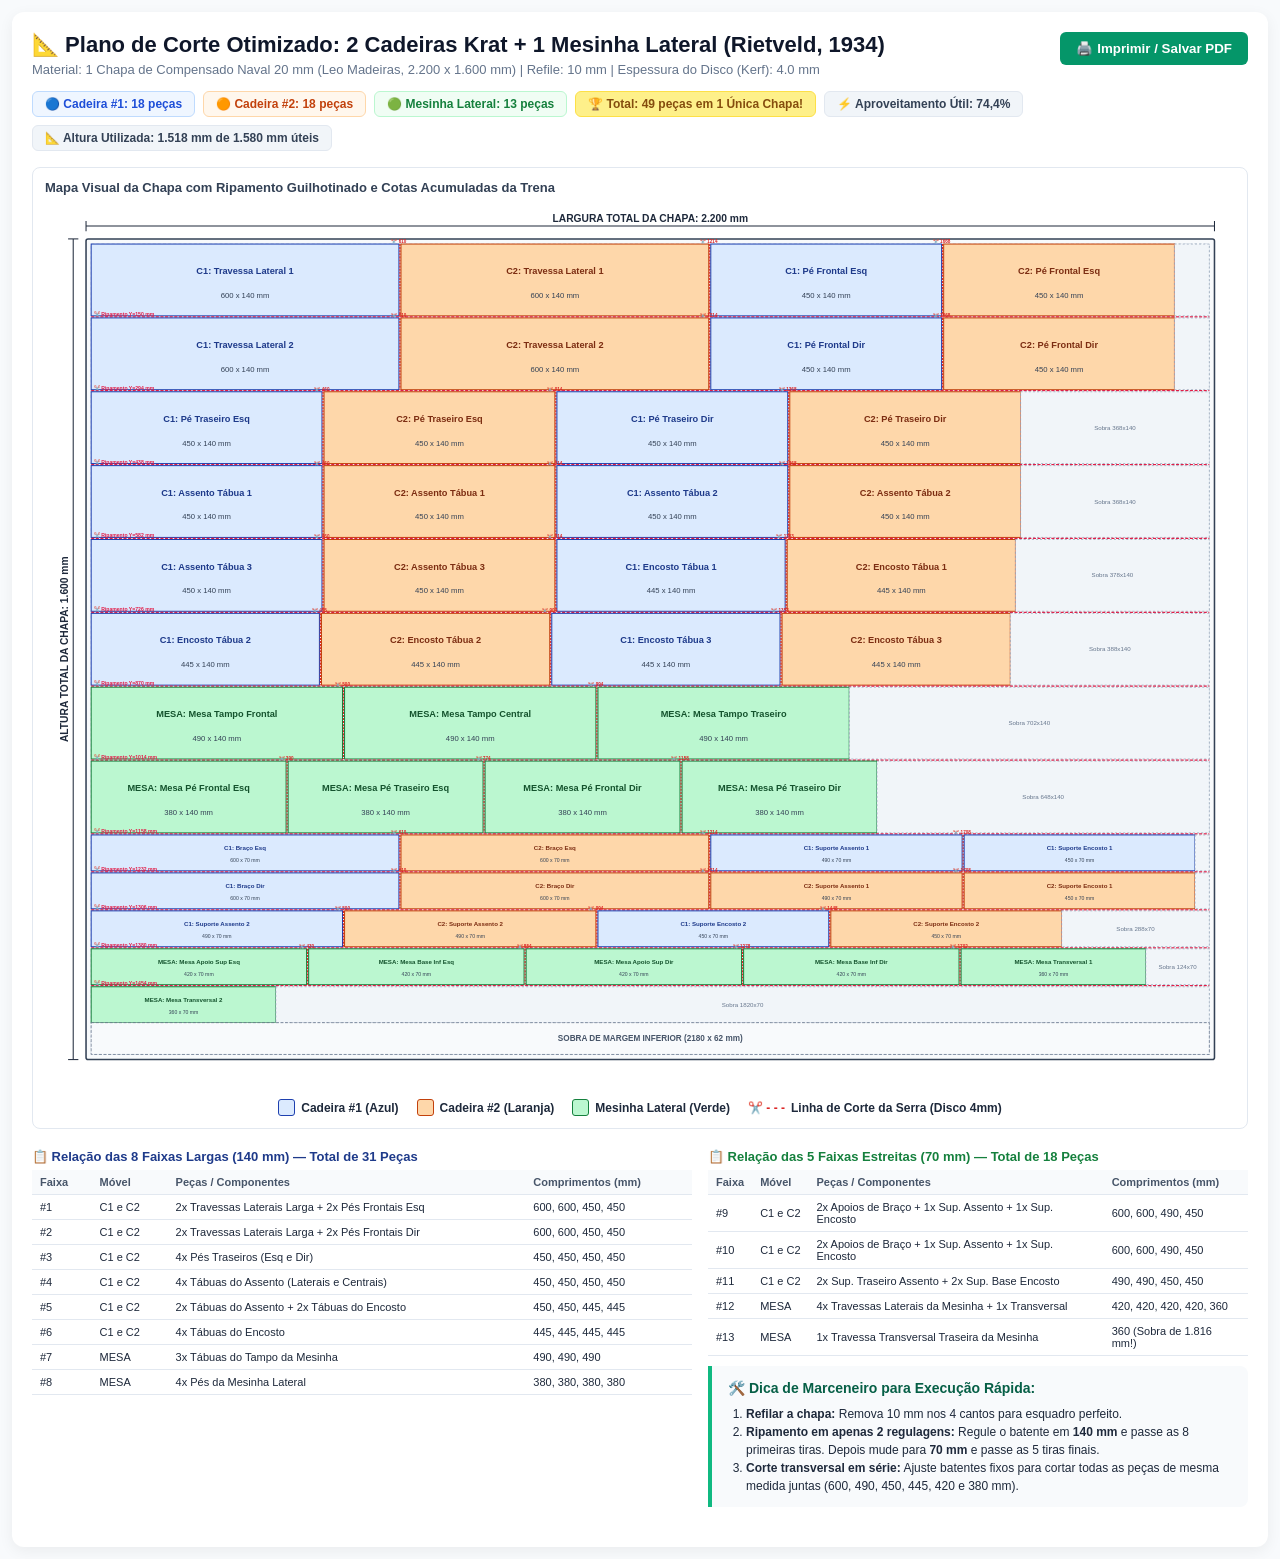
<file: viewer/plano_de_corte_krat.html>
<!DOCTYPE html>
<html lang="pt-BR">
<head>
  <meta charset="UTF-8">
  <title>Plano de Corte Otimizado - Jogo Completo Rietveld (2 Cadeiras Krat + 1 Mesinha Lateral)</title>
  <style>
    @page {
      size: A4 landscape;
      margin: 8mm;
    }
    body {
      font-family: 'Segoe UI', -apple-system, BlinkMacSystemFont, Roboto, sans-serif;
      color: #1e293b;
      background: #f8fafc;
      margin: 0;
      padding: 12px;
    }
    .container {
      max-width: 1220px;
      margin: 0 auto;
      background: #ffffff;
      padding: 20px;
      border-radius: 12px;
      box-shadow: 0 4px 15px rgba(0,0,0,0.06);
    }
    h1 {
      margin: 0 0 4px 0;
      font-size: 22px;
      color: #0f172a;
    }
    .subtitle {
      color: #64748b;
      font-size: 13px;
      margin-bottom: 14px;
    }
    .badges {
      display: flex;
      flex-wrap: wrap;
      gap: 8px;
      margin-bottom: 16px;
    }
    .badge {
      background: #f1f5f9;
      padding: 5px 12px;
      border-radius: 6px;
      font-size: 12px;
      font-weight: 600;
      color: #334155;
      border: 1px solid #e2e8f0;
    }
    .badge-blue { background: #eff6ff; color: #1d4ed8; border-color: #bfdbfe; }
    .badge-orange { background: #fff7ed; color: #c2410c; border-color: #fed7aa; }
    .badge-green { background: #f0fdf4; color: #15803d; border-color: #bbf7d0; }

    .diagram-card {
      background: #ffffff;
      border: 1.5px solid #e2e8f0;
      border-radius: 8px;
      padding: 12px;
      margin-bottom: 20px;
    }
    .diagram-legend {
      display: flex;
      gap: 18px;
      justify-content: center;
      margin-top: 10px;
      font-size: 12px;
      font-weight: 600;
    }
    .legend-item {
      display: flex;
      align-items: center;
      gap: 6px;
    }
    .legend-box {
      width: 15px;
      height: 15px;
      border-radius: 3px;
    }

    .tables-grid {
      display: grid;
      grid-template-columns: 1.1fr 0.9fr;
      gap: 16px;
      margin-bottom: 20px;
    }
    table {
      width: 100%;
      border-collapse: collapse;
      font-size: 11px;
    }
    th, td {
      padding: 6px 8px;
      text-align: left;
      border-bottom: 1px solid #e2e8f0;
    }
    th {
      background: #f8fafc;
      font-weight: 600;
      color: #475569;
    }
    .instrucoes {
      background: #f8fafc;
      border-left: 4px solid #10b981;
      padding: 12px 16px;
      border-radius: 0 8px 8px 0;
      font-size: 12px;
      line-height: 1.5;
    }
    .instrucoes h3 {
      margin: 0 0 6px 0;
      font-size: 14px;
      color: #065f46;
    }
    .instrucoes ol {
      margin: 0;
      padding-left: 18px;
    }

    @media print {
      body {
        background: #ffffff;
        padding: 0;
      }
      .container {
        box-shadow: none;
        padding: 0;
        max-width: 100%;
      }
      .no-print {
        display: none !important;
      }
      .page-break {
        page-break-before: always;
      }
    }
  </style>
</head>
<body>

  <div class="container">
    <div style="display: flex; justify-content: space-between; align-items: flex-start;">
      <div>
        <h1>📐 Plano de Corte Otimizado: 2 Cadeiras Krat + 1 Mesinha Lateral (Rietveld, 1934)</h1>
        <div class="subtitle">Material: 1 Chapa de Compensado Naval 20 mm (Leo Madeiras, 2.200 x 1.600 mm) | Refile: 10 mm | Espessura do Disco (Kerf): 4.0 mm</div>
      </div>
      <button class="no-print" onclick="window.print()" style="padding: 9px 16px; background: #059669; color: white; border: none; border-radius: 6px; font-weight: 600; cursor: pointer;">
        🖨️ Imprimir / Salvar PDF
      </button>
    </div>

    <div class="badges">
      <div class="badge badge-blue">🔵 Cadeira #1: 18 peças</div>
      <div class="badge badge-orange">🟠 Cadeira #2: 18 peças</div>
      <div class="badge badge-green">🟢 Mesinha Lateral: 13 peças</div>
      <div class="badge" style="background: #fef08a; color: #854d0e; border-color: #fde047;">🏆 Total: 49 peças em 1 Única Chapa!</div>
      <div class="badge">⚡ Aproveitamento Útil: 74,4%</div>
      <div class="badge">📐 Altura Utilizada: 1.518 mm de 1.580 mm úteis</div>
    </div>

    <!-- Diagrama da Chapa -->
    <div class="diagram-card">
      <div style="font-size: 13px; font-weight: bold; color: #334155; margin-bottom: 8px;">Mapa Visual da Chapa com Ripamento Guilhotinado e Cotas Acumuladas da Trena</div>
      <svg xmlns="http://www.w3.org/2000/svg" viewBox="-80 -70 2320.0 1720.0" style="width: 100%; height: auto; max-width: 100%;">
<rect x="0" y="0" width="2200.0" height="1600.0" fill="#f8fafc" stroke="#334155" stroke-width="3" rx="4"/><rect x="10.0" y="10.0" width="2180.0" height="1580.0" fill="none" stroke="#cbd5e1" stroke-width="2" stroke-dasharray="6,4"/><rect x="10.0" y="10.0" width="600.0" height="140.0" fill="#dbeafe" stroke="#1e40af" stroke-width="2"/><text x="310.0" y="68.8" font-family="Segoe UI, Arial, sans-serif" font-size="18" font-weight="bold" fill="#1e3a8a" text-anchor="middle">C1: Travessa Lateral 1</text><text x="310.0" y="115.0" font-family="Segoe UI, Arial, sans-serif" font-size="15" fill="#334155" text-anchor="middle">600 x 140 mm</text><line x1="612.0" y1="10.0" x2="612.0" y2="150.0" stroke="#dc2626" stroke-width="2.5" stroke-dasharray="4,2"/><text x="610.0" y="8.0" font-family="Arial" font-size="9" font-weight="bold" fill="#dc2626" text-anchor="middle">✂️ 610</text><rect x="614.0" y="10.0" width="600.0" height="140.0" fill="#fed7aa" stroke="#c2410c" stroke-width="2"/><text x="914.0" y="68.8" font-family="Segoe UI, Arial, sans-serif" font-size="18" font-weight="bold" fill="#7c2d12" text-anchor="middle">C2: Travessa Lateral 1</text><text x="914.0" y="115.0" font-family="Segoe UI, Arial, sans-serif" font-size="15" fill="#334155" text-anchor="middle">600 x 140 mm</text><line x1="1216.0" y1="10.0" x2="1216.0" y2="150.0" stroke="#dc2626" stroke-width="2.5" stroke-dasharray="4,2"/><text x="1214.0" y="8.0" font-family="Arial" font-size="9" font-weight="bold" fill="#dc2626" text-anchor="middle">✂️ 1214</text><rect x="1218.0" y="10.0" width="450.0" height="140.0" fill="#dbeafe" stroke="#1e40af" stroke-width="2"/><text x="1443.0" y="68.8" font-family="Segoe UI, Arial, sans-serif" font-size="18" font-weight="bold" fill="#1e3a8a" text-anchor="middle">C1: Pé Frontal Esq</text><text x="1443.0" y="115.0" font-family="Segoe UI, Arial, sans-serif" font-size="15" fill="#334155" text-anchor="middle">450 x 140 mm</text><line x1="1670.0" y1="10.0" x2="1670.0" y2="150.0" stroke="#dc2626" stroke-width="2.5" stroke-dasharray="4,2"/><text x="1668.0" y="8.0" font-family="Arial" font-size="9" font-weight="bold" fill="#dc2626" text-anchor="middle">✂️ 1668</text><rect x="1672.0" y="10.0" width="450.0" height="140.0" fill="#fed7aa" stroke="#c2410c" stroke-width="2"/><text x="1897.0" y="68.8" font-family="Segoe UI, Arial, sans-serif" font-size="18" font-weight="bold" fill="#7c2d12" text-anchor="middle">C2: Pé Frontal Esq</text><text x="1897.0" y="115.0" font-family="Segoe UI, Arial, sans-serif" font-size="15" fill="#334155" text-anchor="middle">450 x 140 mm</text><rect x="2122.0" y="10.0" width="68.0" height="140.0" fill="#f1f5f9" stroke="#94a3b8" stroke-width="1.5" stroke-dasharray="4,4"/><line x1="10.0" y1="152.0" x2="2190.0" y2="152.0" stroke="#e11d48" stroke-width="2.5" stroke-dasharray="6,3"/><text x="15.0" y="150.0" font-family="Arial" font-size="10" font-weight="bold" fill="#e11d48">✂️ Ripamento Y=150 mm</text><rect x="10.0" y="154.0" width="600.0" height="140.0" fill="#dbeafe" stroke="#1e40af" stroke-width="2"/><text x="310.0" y="212.8" font-family="Segoe UI, Arial, sans-serif" font-size="18" font-weight="bold" fill="#1e3a8a" text-anchor="middle">C1: Travessa Lateral 2</text><text x="310.0" y="259.0" font-family="Segoe UI, Arial, sans-serif" font-size="15" fill="#334155" text-anchor="middle">600 x 140 mm</text><line x1="612.0" y1="154.0" x2="612.0" y2="294.0" stroke="#dc2626" stroke-width="2.5" stroke-dasharray="4,2"/><text x="610.0" y="152.0" font-family="Arial" font-size="9" font-weight="bold" fill="#dc2626" text-anchor="middle">✂️ 610</text><rect x="614.0" y="154.0" width="600.0" height="140.0" fill="#fed7aa" stroke="#c2410c" stroke-width="2"/><text x="914.0" y="212.8" font-family="Segoe UI, Arial, sans-serif" font-size="18" font-weight="bold" fill="#7c2d12" text-anchor="middle">C2: Travessa Lateral 2</text><text x="914.0" y="259.0" font-family="Segoe UI, Arial, sans-serif" font-size="15" fill="#334155" text-anchor="middle">600 x 140 mm</text><line x1="1216.0" y1="154.0" x2="1216.0" y2="294.0" stroke="#dc2626" stroke-width="2.5" stroke-dasharray="4,2"/><text x="1214.0" y="152.0" font-family="Arial" font-size="9" font-weight="bold" fill="#dc2626" text-anchor="middle">✂️ 1214</text><rect x="1218.0" y="154.0" width="450.0" height="140.0" fill="#dbeafe" stroke="#1e40af" stroke-width="2"/><text x="1443.0" y="212.8" font-family="Segoe UI, Arial, sans-serif" font-size="18" font-weight="bold" fill="#1e3a8a" text-anchor="middle">C1: Pé Frontal Dir</text><text x="1443.0" y="259.0" font-family="Segoe UI, Arial, sans-serif" font-size="15" fill="#334155" text-anchor="middle">450 x 140 mm</text><line x1="1670.0" y1="154.0" x2="1670.0" y2="294.0" stroke="#dc2626" stroke-width="2.5" stroke-dasharray="4,2"/><text x="1668.0" y="152.0" font-family="Arial" font-size="9" font-weight="bold" fill="#dc2626" text-anchor="middle">✂️ 1668</text><rect x="1672.0" y="154.0" width="450.0" height="140.0" fill="#fed7aa" stroke="#c2410c" stroke-width="2"/><text x="1897.0" y="212.8" font-family="Segoe UI, Arial, sans-serif" font-size="18" font-weight="bold" fill="#7c2d12" text-anchor="middle">C2: Pé Frontal Dir</text><text x="1897.0" y="259.0" font-family="Segoe UI, Arial, sans-serif" font-size="15" fill="#334155" text-anchor="middle">450 x 140 mm</text><rect x="2122.0" y="154.0" width="68.0" height="140.0" fill="#f1f5f9" stroke="#94a3b8" stroke-width="1.5" stroke-dasharray="4,4"/><line x1="10.0" y1="296.0" x2="2190.0" y2="296.0" stroke="#e11d48" stroke-width="2.5" stroke-dasharray="6,3"/><text x="15.0" y="294.0" font-family="Arial" font-size="10" font-weight="bold" fill="#e11d48">✂️ Ripamento Y=294 mm</text><rect x="10.0" y="298.0" width="450.0" height="140.0" fill="#dbeafe" stroke="#1e40af" stroke-width="2"/><text x="235.0" y="356.8" font-family="Segoe UI, Arial, sans-serif" font-size="18" font-weight="bold" fill="#1e3a8a" text-anchor="middle">C1: Pé Traseiro Esq</text><text x="235.0" y="403.0" font-family="Segoe UI, Arial, sans-serif" font-size="15" fill="#334155" text-anchor="middle">450 x 140 mm</text><line x1="462.0" y1="298.0" x2="462.0" y2="438.0" stroke="#dc2626" stroke-width="2.5" stroke-dasharray="4,2"/><text x="460.0" y="296.0" font-family="Arial" font-size="9" font-weight="bold" fill="#dc2626" text-anchor="middle">✂️ 460</text><rect x="464.0" y="298.0" width="450.0" height="140.0" fill="#fed7aa" stroke="#c2410c" stroke-width="2"/><text x="689.0" y="356.8" font-family="Segoe UI, Arial, sans-serif" font-size="18" font-weight="bold" fill="#7c2d12" text-anchor="middle">C2: Pé Traseiro Esq</text><text x="689.0" y="403.0" font-family="Segoe UI, Arial, sans-serif" font-size="15" fill="#334155" text-anchor="middle">450 x 140 mm</text><line x1="916.0" y1="298.0" x2="916.0" y2="438.0" stroke="#dc2626" stroke-width="2.5" stroke-dasharray="4,2"/><text x="914.0" y="296.0" font-family="Arial" font-size="9" font-weight="bold" fill="#dc2626" text-anchor="middle">✂️ 914</text><rect x="918.0" y="298.0" width="450.0" height="140.0" fill="#dbeafe" stroke="#1e40af" stroke-width="2"/><text x="1143.0" y="356.8" font-family="Segoe UI, Arial, sans-serif" font-size="18" font-weight="bold" fill="#1e3a8a" text-anchor="middle">C1: Pé Traseiro Dir</text><text x="1143.0" y="403.0" font-family="Segoe UI, Arial, sans-serif" font-size="15" fill="#334155" text-anchor="middle">450 x 140 mm</text><line x1="1370.0" y1="298.0" x2="1370.0" y2="438.0" stroke="#dc2626" stroke-width="2.5" stroke-dasharray="4,2"/><text x="1368.0" y="296.0" font-family="Arial" font-size="9" font-weight="bold" fill="#dc2626" text-anchor="middle">✂️ 1368</text><rect x="1372.0" y="298.0" width="450.0" height="140.0" fill="#fed7aa" stroke="#c2410c" stroke-width="2"/><text x="1597.0" y="356.8" font-family="Segoe UI, Arial, sans-serif" font-size="18" font-weight="bold" fill="#7c2d12" text-anchor="middle">C2: Pé Traseiro Dir</text><text x="1597.0" y="403.0" font-family="Segoe UI, Arial, sans-serif" font-size="15" fill="#334155" text-anchor="middle">450 x 140 mm</text><rect x="1822.0" y="298.0" width="368.0" height="140.0" fill="#f1f5f9" stroke="#94a3b8" stroke-width="1.5" stroke-dasharray="4,4"/><text x="2006.0" y="372.0" font-family="Segoe UI, Arial" font-size="12" fill="#64748b" text-anchor="middle">Sobra 368x140</text><line x1="10.0" y1="440.0" x2="2190.0" y2="440.0" stroke="#e11d48" stroke-width="2.5" stroke-dasharray="6,3"/><text x="15.0" y="438.0" font-family="Arial" font-size="10" font-weight="bold" fill="#e11d48">✂️ Ripamento Y=438 mm</text><rect x="10.0" y="442.0" width="450.0" height="140.0" fill="#dbeafe" stroke="#1e40af" stroke-width="2"/><text x="235.0" y="500.8" font-family="Segoe UI, Arial, sans-serif" font-size="18" font-weight="bold" fill="#1e3a8a" text-anchor="middle">C1: Assento Tábua 1</text><text x="235.0" y="547.0" font-family="Segoe UI, Arial, sans-serif" font-size="15" fill="#334155" text-anchor="middle">450 x 140 mm</text><line x1="462.0" y1="442.0" x2="462.0" y2="582.0" stroke="#dc2626" stroke-width="2.5" stroke-dasharray="4,2"/><text x="460.0" y="440.0" font-family="Arial" font-size="9" font-weight="bold" fill="#dc2626" text-anchor="middle">✂️ 460</text><rect x="464.0" y="442.0" width="450.0" height="140.0" fill="#fed7aa" stroke="#c2410c" stroke-width="2"/><text x="689.0" y="500.8" font-family="Segoe UI, Arial, sans-serif" font-size="18" font-weight="bold" fill="#7c2d12" text-anchor="middle">C2: Assento Tábua 1</text><text x="689.0" y="547.0" font-family="Segoe UI, Arial, sans-serif" font-size="15" fill="#334155" text-anchor="middle">450 x 140 mm</text><line x1="916.0" y1="442.0" x2="916.0" y2="582.0" stroke="#dc2626" stroke-width="2.5" stroke-dasharray="4,2"/><text x="914.0" y="440.0" font-family="Arial" font-size="9" font-weight="bold" fill="#dc2626" text-anchor="middle">✂️ 914</text><rect x="918.0" y="442.0" width="450.0" height="140.0" fill="#dbeafe" stroke="#1e40af" stroke-width="2"/><text x="1143.0" y="500.8" font-family="Segoe UI, Arial, sans-serif" font-size="18" font-weight="bold" fill="#1e3a8a" text-anchor="middle">C1: Assento Tábua 2</text><text x="1143.0" y="547.0" font-family="Segoe UI, Arial, sans-serif" font-size="15" fill="#334155" text-anchor="middle">450 x 140 mm</text><line x1="1370.0" y1="442.0" x2="1370.0" y2="582.0" stroke="#dc2626" stroke-width="2.5" stroke-dasharray="4,2"/><text x="1368.0" y="440.0" font-family="Arial" font-size="9" font-weight="bold" fill="#dc2626" text-anchor="middle">✂️ 1368</text><rect x="1372.0" y="442.0" width="450.0" height="140.0" fill="#fed7aa" stroke="#c2410c" stroke-width="2"/><text x="1597.0" y="500.8" font-family="Segoe UI, Arial, sans-serif" font-size="18" font-weight="bold" fill="#7c2d12" text-anchor="middle">C2: Assento Tábua 2</text><text x="1597.0" y="547.0" font-family="Segoe UI, Arial, sans-serif" font-size="15" fill="#334155" text-anchor="middle">450 x 140 mm</text><rect x="1822.0" y="442.0" width="368.0" height="140.0" fill="#f1f5f9" stroke="#94a3b8" stroke-width="1.5" stroke-dasharray="4,4"/><text x="2006.0" y="516.0" font-family="Segoe UI, Arial" font-size="12" fill="#64748b" text-anchor="middle">Sobra 368x140</text><line x1="10.0" y1="584.0" x2="2190.0" y2="584.0" stroke="#e11d48" stroke-width="2.5" stroke-dasharray="6,3"/><text x="15.0" y="582.0" font-family="Arial" font-size="10" font-weight="bold" fill="#e11d48">✂️ Ripamento Y=582 mm</text><rect x="10.0" y="586.0" width="450.0" height="140.0" fill="#dbeafe" stroke="#1e40af" stroke-width="2"/><text x="235.0" y="644.8" font-family="Segoe UI, Arial, sans-serif" font-size="18" font-weight="bold" fill="#1e3a8a" text-anchor="middle">C1: Assento Tábua 3</text><text x="235.0" y="691.0" font-family="Segoe UI, Arial, sans-serif" font-size="15" fill="#334155" text-anchor="middle">450 x 140 mm</text><line x1="462.0" y1="586.0" x2="462.0" y2="726.0" stroke="#dc2626" stroke-width="2.5" stroke-dasharray="4,2"/><text x="460.0" y="584.0" font-family="Arial" font-size="9" font-weight="bold" fill="#dc2626" text-anchor="middle">✂️ 460</text><rect x="464.0" y="586.0" width="450.0" height="140.0" fill="#fed7aa" stroke="#c2410c" stroke-width="2"/><text x="689.0" y="644.8" font-family="Segoe UI, Arial, sans-serif" font-size="18" font-weight="bold" fill="#7c2d12" text-anchor="middle">C2: Assento Tábua 3</text><text x="689.0" y="691.0" font-family="Segoe UI, Arial, sans-serif" font-size="15" fill="#334155" text-anchor="middle">450 x 140 mm</text><line x1="916.0" y1="586.0" x2="916.0" y2="726.0" stroke="#dc2626" stroke-width="2.5" stroke-dasharray="4,2"/><text x="914.0" y="584.0" font-family="Arial" font-size="9" font-weight="bold" fill="#dc2626" text-anchor="middle">✂️ 914</text><rect x="918.0" y="586.0" width="445.0" height="140.0" fill="#dbeafe" stroke="#1e40af" stroke-width="2"/><text x="1140.5" y="644.8" font-family="Segoe UI, Arial, sans-serif" font-size="18" font-weight="bold" fill="#1e3a8a" text-anchor="middle">C1: Encosto Tábua 1</text><text x="1140.5" y="691.0" font-family="Segoe UI, Arial, sans-serif" font-size="15" fill="#334155" text-anchor="middle">445 x 140 mm</text><line x1="1365.0" y1="586.0" x2="1365.0" y2="726.0" stroke="#dc2626" stroke-width="2.5" stroke-dasharray="4,2"/><text x="1363.0" y="584.0" font-family="Arial" font-size="9" font-weight="bold" fill="#dc2626" text-anchor="middle">✂️ 1363</text><rect x="1367.0" y="586.0" width="445.0" height="140.0" fill="#fed7aa" stroke="#c2410c" stroke-width="2"/><text x="1589.5" y="644.8" font-family="Segoe UI, Arial, sans-serif" font-size="18" font-weight="bold" fill="#7c2d12" text-anchor="middle">C2: Encosto Tábua 1</text><text x="1589.5" y="691.0" font-family="Segoe UI, Arial, sans-serif" font-size="15" fill="#334155" text-anchor="middle">445 x 140 mm</text><rect x="1812.0" y="586.0" width="378.0" height="140.0" fill="#f1f5f9" stroke="#94a3b8" stroke-width="1.5" stroke-dasharray="4,4"/><text x="2001.0" y="660.0" font-family="Segoe UI, Arial" font-size="12" fill="#64748b" text-anchor="middle">Sobra 378x140</text><line x1="10.0" y1="728.0" x2="2190.0" y2="728.0" stroke="#e11d48" stroke-width="2.5" stroke-dasharray="6,3"/><text x="15.0" y="726.0" font-family="Arial" font-size="10" font-weight="bold" fill="#e11d48">✂️ Ripamento Y=726 mm</text><rect x="10.0" y="730.0" width="445.0" height="140.0" fill="#dbeafe" stroke="#1e40af" stroke-width="2"/><text x="232.5" y="788.8" font-family="Segoe UI, Arial, sans-serif" font-size="18" font-weight="bold" fill="#1e3a8a" text-anchor="middle">C1: Encosto Tábua 2</text><text x="232.5" y="835.0" font-family="Segoe UI, Arial, sans-serif" font-size="15" fill="#334155" text-anchor="middle">445 x 140 mm</text><line x1="457.0" y1="730.0" x2="457.0" y2="870.0" stroke="#dc2626" stroke-width="2.5" stroke-dasharray="4,2"/><text x="455.0" y="728.0" font-family="Arial" font-size="9" font-weight="bold" fill="#dc2626" text-anchor="middle">✂️ 455</text><rect x="459.0" y="730.0" width="445.0" height="140.0" fill="#fed7aa" stroke="#c2410c" stroke-width="2"/><text x="681.5" y="788.8" font-family="Segoe UI, Arial, sans-serif" font-size="18" font-weight="bold" fill="#7c2d12" text-anchor="middle">C2: Encosto Tábua 2</text><text x="681.5" y="835.0" font-family="Segoe UI, Arial, sans-serif" font-size="15" fill="#334155" text-anchor="middle">445 x 140 mm</text><line x1="906.0" y1="730.0" x2="906.0" y2="870.0" stroke="#dc2626" stroke-width="2.5" stroke-dasharray="4,2"/><text x="904.0" y="728.0" font-family="Arial" font-size="9" font-weight="bold" fill="#dc2626" text-anchor="middle">✂️ 904</text><rect x="908.0" y="730.0" width="445.0" height="140.0" fill="#dbeafe" stroke="#1e40af" stroke-width="2"/><text x="1130.5" y="788.8" font-family="Segoe UI, Arial, sans-serif" font-size="18" font-weight="bold" fill="#1e3a8a" text-anchor="middle">C1: Encosto Tábua 3</text><text x="1130.5" y="835.0" font-family="Segoe UI, Arial, sans-serif" font-size="15" fill="#334155" text-anchor="middle">445 x 140 mm</text><line x1="1355.0" y1="730.0" x2="1355.0" y2="870.0" stroke="#dc2626" stroke-width="2.5" stroke-dasharray="4,2"/><text x="1353.0" y="728.0" font-family="Arial" font-size="9" font-weight="bold" fill="#dc2626" text-anchor="middle">✂️ 1353</text><rect x="1357.0" y="730.0" width="445.0" height="140.0" fill="#fed7aa" stroke="#c2410c" stroke-width="2"/><text x="1579.5" y="788.8" font-family="Segoe UI, Arial, sans-serif" font-size="18" font-weight="bold" fill="#7c2d12" text-anchor="middle">C2: Encosto Tábua 3</text><text x="1579.5" y="835.0" font-family="Segoe UI, Arial, sans-serif" font-size="15" fill="#334155" text-anchor="middle">445 x 140 mm</text><rect x="1802.0" y="730.0" width="388.0" height="140.0" fill="#f1f5f9" stroke="#94a3b8" stroke-width="1.5" stroke-dasharray="4,4"/><text x="1996.0" y="804.0" font-family="Segoe UI, Arial" font-size="12" fill="#64748b" text-anchor="middle">Sobra 388x140</text><line x1="10.0" y1="872.0" x2="2190.0" y2="872.0" stroke="#e11d48" stroke-width="2.5" stroke-dasharray="6,3"/><text x="15.0" y="870.0" font-family="Arial" font-size="10" font-weight="bold" fill="#e11d48">✂️ Ripamento Y=870 mm</text><rect x="10.0" y="874.0" width="490.0" height="140.0" fill="#bbf7d0" stroke="#15803d" stroke-width="2"/><text x="255.0" y="932.8" font-family="Segoe UI, Arial, sans-serif" font-size="18" font-weight="bold" fill="#14532d" text-anchor="middle">MESA: Mesa Tampo Frontal</text><text x="255.0" y="979.0" font-family="Segoe UI, Arial, sans-serif" font-size="15" fill="#334155" text-anchor="middle">490 x 140 mm</text><line x1="502.0" y1="874.0" x2="502.0" y2="1014.0" stroke="#dc2626" stroke-width="2.5" stroke-dasharray="4,2"/><text x="500.0" y="872.0" font-family="Arial" font-size="9" font-weight="bold" fill="#dc2626" text-anchor="middle">✂️ 500</text><rect x="504.0" y="874.0" width="490.0" height="140.0" fill="#bbf7d0" stroke="#15803d" stroke-width="2"/><text x="749.0" y="932.8" font-family="Segoe UI, Arial, sans-serif" font-size="18" font-weight="bold" fill="#14532d" text-anchor="middle">MESA: Mesa Tampo Central</text><text x="749.0" y="979.0" font-family="Segoe UI, Arial, sans-serif" font-size="15" fill="#334155" text-anchor="middle">490 x 140 mm</text><line x1="996.0" y1="874.0" x2="996.0" y2="1014.0" stroke="#dc2626" stroke-width="2.5" stroke-dasharray="4,2"/><text x="994.0" y="872.0" font-family="Arial" font-size="9" font-weight="bold" fill="#dc2626" text-anchor="middle">✂️ 994</text><rect x="998.0" y="874.0" width="490.0" height="140.0" fill="#bbf7d0" stroke="#15803d" stroke-width="2"/><text x="1243.0" y="932.8" font-family="Segoe UI, Arial, sans-serif" font-size="18" font-weight="bold" fill="#14532d" text-anchor="middle">MESA: Mesa Tampo Traseiro</text><text x="1243.0" y="979.0" font-family="Segoe UI, Arial, sans-serif" font-size="15" fill="#334155" text-anchor="middle">490 x 140 mm</text><rect x="1488.0" y="874.0" width="702.0" height="140.0" fill="#f1f5f9" stroke="#94a3b8" stroke-width="1.5" stroke-dasharray="4,4"/><text x="1839.0" y="948.0" font-family="Segoe UI, Arial" font-size="12" fill="#64748b" text-anchor="middle">Sobra 702x140</text><line x1="10.0" y1="1016.0" x2="2190.0" y2="1016.0" stroke="#e11d48" stroke-width="2.5" stroke-dasharray="6,3"/><text x="15.0" y="1014.0" font-family="Arial" font-size="10" font-weight="bold" fill="#e11d48">✂️ Ripamento Y=1014 mm</text><rect x="10.0" y="1018.0" width="380.0" height="140.0" fill="#bbf7d0" stroke="#15803d" stroke-width="2"/><text x="200.0" y="1076.8" font-family="Segoe UI, Arial, sans-serif" font-size="18" font-weight="bold" fill="#14532d" text-anchor="middle">MESA: Mesa Pé Frontal Esq</text><text x="200.0" y="1123.0" font-family="Segoe UI, Arial, sans-serif" font-size="15" fill="#334155" text-anchor="middle">380 x 140 mm</text><line x1="392.0" y1="1018.0" x2="392.0" y2="1158.0" stroke="#dc2626" stroke-width="2.5" stroke-dasharray="4,2"/><text x="390.0" y="1016.0" font-family="Arial" font-size="9" font-weight="bold" fill="#dc2626" text-anchor="middle">✂️ 390</text><rect x="394.0" y="1018.0" width="380.0" height="140.0" fill="#bbf7d0" stroke="#15803d" stroke-width="2"/><text x="584.0" y="1076.8" font-family="Segoe UI, Arial, sans-serif" font-size="18" font-weight="bold" fill="#14532d" text-anchor="middle">MESA: Mesa Pé Traseiro Esq</text><text x="584.0" y="1123.0" font-family="Segoe UI, Arial, sans-serif" font-size="15" fill="#334155" text-anchor="middle">380 x 140 mm</text><line x1="776.0" y1="1018.0" x2="776.0" y2="1158.0" stroke="#dc2626" stroke-width="2.5" stroke-dasharray="4,2"/><text x="774.0" y="1016.0" font-family="Arial" font-size="9" font-weight="bold" fill="#dc2626" text-anchor="middle">✂️ 774</text><rect x="778.0" y="1018.0" width="380.0" height="140.0" fill="#bbf7d0" stroke="#15803d" stroke-width="2"/><text x="968.0" y="1076.8" font-family="Segoe UI, Arial, sans-serif" font-size="18" font-weight="bold" fill="#14532d" text-anchor="middle">MESA: Mesa Pé Frontal Dir</text><text x="968.0" y="1123.0" font-family="Segoe UI, Arial, sans-serif" font-size="15" fill="#334155" text-anchor="middle">380 x 140 mm</text><line x1="1160.0" y1="1018.0" x2="1160.0" y2="1158.0" stroke="#dc2626" stroke-width="2.5" stroke-dasharray="4,2"/><text x="1158.0" y="1016.0" font-family="Arial" font-size="9" font-weight="bold" fill="#dc2626" text-anchor="middle">✂️ 1158</text><rect x="1162.0" y="1018.0" width="380.0" height="140.0" fill="#bbf7d0" stroke="#15803d" stroke-width="2"/><text x="1352.0" y="1076.8" font-family="Segoe UI, Arial, sans-serif" font-size="18" font-weight="bold" fill="#14532d" text-anchor="middle">MESA: Mesa Pé Traseiro Dir</text><text x="1352.0" y="1123.0" font-family="Segoe UI, Arial, sans-serif" font-size="15" fill="#334155" text-anchor="middle">380 x 140 mm</text><rect x="1542.0" y="1018.0" width="648.0" height="140.0" fill="#f1f5f9" stroke="#94a3b8" stroke-width="1.5" stroke-dasharray="4,4"/><text x="1866.0" y="1092.0" font-family="Segoe UI, Arial" font-size="12" fill="#64748b" text-anchor="middle">Sobra 648x140</text><line x1="10.0" y1="1160.0" x2="2190.0" y2="1160.0" stroke="#e11d48" stroke-width="2.5" stroke-dasharray="6,3"/><text x="15.0" y="1158.0" font-family="Arial" font-size="10" font-weight="bold" fill="#e11d48">✂️ Ripamento Y=1158 mm</text><rect x="10.0" y="1162.0" width="600.0" height="70.0" fill="#dbeafe" stroke="#1e40af" stroke-width="2"/><text x="310.0" y="1191.4" font-family="Segoe UI, Arial, sans-serif" font-size="12" font-weight="bold" fill="#1e3a8a" text-anchor="middle">C1: Braço Esq</text><text x="310.0" y="1214.5" font-family="Segoe UI, Arial, sans-serif" font-size="10" fill="#334155" text-anchor="middle">600 x 70 mm</text><line x1="612.0" y1="1162.0" x2="612.0" y2="1232.0" stroke="#dc2626" stroke-width="2.5" stroke-dasharray="4,2"/><text x="610.0" y="1160.0" font-family="Arial" font-size="9" font-weight="bold" fill="#dc2626" text-anchor="middle">✂️ 610</text><rect x="614.0" y="1162.0" width="600.0" height="70.0" fill="#fed7aa" stroke="#c2410c" stroke-width="2"/><text x="914.0" y="1191.4" font-family="Segoe UI, Arial, sans-serif" font-size="12" font-weight="bold" fill="#7c2d12" text-anchor="middle">C2: Braço Esq</text><text x="914.0" y="1214.5" font-family="Segoe UI, Arial, sans-serif" font-size="10" fill="#334155" text-anchor="middle">600 x 70 mm</text><line x1="1216.0" y1="1162.0" x2="1216.0" y2="1232.0" stroke="#dc2626" stroke-width="2.5" stroke-dasharray="4,2"/><text x="1214.0" y="1160.0" font-family="Arial" font-size="9" font-weight="bold" fill="#dc2626" text-anchor="middle">✂️ 1214</text><rect x="1218.0" y="1162.0" width="490.0" height="70.0" fill="#dbeafe" stroke="#1e40af" stroke-width="2"/><text x="1463.0" y="1191.4" font-family="Segoe UI, Arial, sans-serif" font-size="12" font-weight="bold" fill="#1e3a8a" text-anchor="middle">C1: Suporte Assento 1</text><text x="1463.0" y="1214.5" font-family="Segoe UI, Arial, sans-serif" font-size="10" fill="#334155" text-anchor="middle">490 x 70 mm</text><line x1="1710.0" y1="1162.0" x2="1710.0" y2="1232.0" stroke="#dc2626" stroke-width="2.5" stroke-dasharray="4,2"/><text x="1708.0" y="1160.0" font-family="Arial" font-size="9" font-weight="bold" fill="#dc2626" text-anchor="middle">✂️ 1708</text><rect x="1712.0" y="1162.0" width="450.0" height="70.0" fill="#dbeafe" stroke="#1e40af" stroke-width="2"/><text x="1937.0" y="1191.4" font-family="Segoe UI, Arial, sans-serif" font-size="12" font-weight="bold" fill="#1e3a8a" text-anchor="middle">C1: Suporte Encosto 1</text><text x="1937.0" y="1214.5" font-family="Segoe UI, Arial, sans-serif" font-size="10" fill="#334155" text-anchor="middle">450 x 70 mm</text><rect x="2162.0" y="1162.0" width="28.0" height="70.0" fill="#f1f5f9" stroke="#94a3b8" stroke-width="1.5" stroke-dasharray="4,4"/><line x1="10.0" y1="1234.0" x2="2190.0" y2="1234.0" stroke="#e11d48" stroke-width="2.5" stroke-dasharray="6,3"/><text x="15.0" y="1232.0" font-family="Arial" font-size="10" font-weight="bold" fill="#e11d48">✂️ Ripamento Y=1232 mm</text><rect x="10.0" y="1236.0" width="600.0" height="70.0" fill="#dbeafe" stroke="#1e40af" stroke-width="2"/><text x="310.0" y="1265.4" font-family="Segoe UI, Arial, sans-serif" font-size="12" font-weight="bold" fill="#1e3a8a" text-anchor="middle">C1: Braço Dir</text><text x="310.0" y="1288.5" font-family="Segoe UI, Arial, sans-serif" font-size="10" fill="#334155" text-anchor="middle">600 x 70 mm</text><line x1="612.0" y1="1236.0" x2="612.0" y2="1306.0" stroke="#dc2626" stroke-width="2.5" stroke-dasharray="4,2"/><text x="610.0" y="1234.0" font-family="Arial" font-size="9" font-weight="bold" fill="#dc2626" text-anchor="middle">✂️ 610</text><rect x="614.0" y="1236.0" width="600.0" height="70.0" fill="#fed7aa" stroke="#c2410c" stroke-width="2"/><text x="914.0" y="1265.4" font-family="Segoe UI, Arial, sans-serif" font-size="12" font-weight="bold" fill="#7c2d12" text-anchor="middle">C2: Braço Dir</text><text x="914.0" y="1288.5" font-family="Segoe UI, Arial, sans-serif" font-size="10" fill="#334155" text-anchor="middle">600 x 70 mm</text><line x1="1216.0" y1="1236.0" x2="1216.0" y2="1306.0" stroke="#dc2626" stroke-width="2.5" stroke-dasharray="4,2"/><text x="1214.0" y="1234.0" font-family="Arial" font-size="9" font-weight="bold" fill="#dc2626" text-anchor="middle">✂️ 1214</text><rect x="1218.0" y="1236.0" width="490.0" height="70.0" fill="#fed7aa" stroke="#c2410c" stroke-width="2"/><text x="1463.0" y="1265.4" font-family="Segoe UI, Arial, sans-serif" font-size="12" font-weight="bold" fill="#7c2d12" text-anchor="middle">C2: Suporte Assento 1</text><text x="1463.0" y="1288.5" font-family="Segoe UI, Arial, sans-serif" font-size="10" fill="#334155" text-anchor="middle">490 x 70 mm</text><line x1="1710.0" y1="1236.0" x2="1710.0" y2="1306.0" stroke="#dc2626" stroke-width="2.5" stroke-dasharray="4,2"/><text x="1708.0" y="1234.0" font-family="Arial" font-size="9" font-weight="bold" fill="#dc2626" text-anchor="middle">✂️ 1708</text><rect x="1712.0" y="1236.0" width="450.0" height="70.0" fill="#fed7aa" stroke="#c2410c" stroke-width="2"/><text x="1937.0" y="1265.4" font-family="Segoe UI, Arial, sans-serif" font-size="12" font-weight="bold" fill="#7c2d12" text-anchor="middle">C2: Suporte Encosto 1</text><text x="1937.0" y="1288.5" font-family="Segoe UI, Arial, sans-serif" font-size="10" fill="#334155" text-anchor="middle">450 x 70 mm</text><rect x="2162.0" y="1236.0" width="28.0" height="70.0" fill="#f1f5f9" stroke="#94a3b8" stroke-width="1.5" stroke-dasharray="4,4"/><line x1="10.0" y1="1308.0" x2="2190.0" y2="1308.0" stroke="#e11d48" stroke-width="2.5" stroke-dasharray="6,3"/><text x="15.0" y="1306.0" font-family="Arial" font-size="10" font-weight="bold" fill="#e11d48">✂️ Ripamento Y=1306 mm</text><rect x="10.0" y="1310.0" width="490.0" height="70.0" fill="#dbeafe" stroke="#1e40af" stroke-width="2"/><text x="255.0" y="1339.4" font-family="Segoe UI, Arial, sans-serif" font-size="12" font-weight="bold" fill="#1e3a8a" text-anchor="middle">C1: Suporte Assento 2</text><text x="255.0" y="1362.5" font-family="Segoe UI, Arial, sans-serif" font-size="10" fill="#334155" text-anchor="middle">490 x 70 mm</text><line x1="502.0" y1="1310.0" x2="502.0" y2="1380.0" stroke="#dc2626" stroke-width="2.5" stroke-dasharray="4,2"/><text x="500.0" y="1308.0" font-family="Arial" font-size="9" font-weight="bold" fill="#dc2626" text-anchor="middle">✂️ 500</text><rect x="504.0" y="1310.0" width="490.0" height="70.0" fill="#fed7aa" stroke="#c2410c" stroke-width="2"/><text x="749.0" y="1339.4" font-family="Segoe UI, Arial, sans-serif" font-size="12" font-weight="bold" fill="#7c2d12" text-anchor="middle">C2: Suporte Assento 2</text><text x="749.0" y="1362.5" font-family="Segoe UI, Arial, sans-serif" font-size="10" fill="#334155" text-anchor="middle">490 x 70 mm</text><line x1="996.0" y1="1310.0" x2="996.0" y2="1380.0" stroke="#dc2626" stroke-width="2.5" stroke-dasharray="4,2"/><text x="994.0" y="1308.0" font-family="Arial" font-size="9" font-weight="bold" fill="#dc2626" text-anchor="middle">✂️ 994</text><rect x="998.0" y="1310.0" width="450.0" height="70.0" fill="#dbeafe" stroke="#1e40af" stroke-width="2"/><text x="1223.0" y="1339.4" font-family="Segoe UI, Arial, sans-serif" font-size="12" font-weight="bold" fill="#1e3a8a" text-anchor="middle">C1: Suporte Encosto 2</text><text x="1223.0" y="1362.5" font-family="Segoe UI, Arial, sans-serif" font-size="10" fill="#334155" text-anchor="middle">450 x 70 mm</text><line x1="1450.0" y1="1310.0" x2="1450.0" y2="1380.0" stroke="#dc2626" stroke-width="2.5" stroke-dasharray="4,2"/><text x="1448.0" y="1308.0" font-family="Arial" font-size="9" font-weight="bold" fill="#dc2626" text-anchor="middle">✂️ 1448</text><rect x="1452.0" y="1310.0" width="450.0" height="70.0" fill="#fed7aa" stroke="#c2410c" stroke-width="2"/><text x="1677.0" y="1339.4" font-family="Segoe UI, Arial, sans-serif" font-size="12" font-weight="bold" fill="#7c2d12" text-anchor="middle">C2: Suporte Encosto 2</text><text x="1677.0" y="1362.5" font-family="Segoe UI, Arial, sans-serif" font-size="10" fill="#334155" text-anchor="middle">450 x 70 mm</text><rect x="1902.0" y="1310.0" width="288.0" height="70.0" fill="#f1f5f9" stroke="#94a3b8" stroke-width="1.5" stroke-dasharray="4,4"/><text x="2046.0" y="1349.0" font-family="Segoe UI, Arial" font-size="12" fill="#64748b" text-anchor="middle">Sobra 288x70</text><line x1="10.0" y1="1382.0" x2="2190.0" y2="1382.0" stroke="#e11d48" stroke-width="2.5" stroke-dasharray="6,3"/><text x="15.0" y="1380.0" font-family="Arial" font-size="10" font-weight="bold" fill="#e11d48">✂️ Ripamento Y=1380 mm</text><rect x="10.0" y="1384.0" width="420.0" height="70.0" fill="#bbf7d0" stroke="#15803d" stroke-width="2"/><text x="220.0" y="1413.4" font-family="Segoe UI, Arial, sans-serif" font-size="12" font-weight="bold" fill="#14532d" text-anchor="middle">MESA: Mesa Apoio Sup Esq</text><text x="220.0" y="1436.5" font-family="Segoe UI, Arial, sans-serif" font-size="10" fill="#334155" text-anchor="middle">420 x 70 mm</text><line x1="432.0" y1="1384.0" x2="432.0" y2="1454.0" stroke="#dc2626" stroke-width="2.5" stroke-dasharray="4,2"/><text x="430.0" y="1382.0" font-family="Arial" font-size="9" font-weight="bold" fill="#dc2626" text-anchor="middle">✂️ 430</text><rect x="434.0" y="1384.0" width="420.0" height="70.0" fill="#bbf7d0" stroke="#15803d" stroke-width="2"/><text x="644.0" y="1413.4" font-family="Segoe UI, Arial, sans-serif" font-size="12" font-weight="bold" fill="#14532d" text-anchor="middle">MESA: Mesa Base Inf Esq</text><text x="644.0" y="1436.5" font-family="Segoe UI, Arial, sans-serif" font-size="10" fill="#334155" text-anchor="middle">420 x 70 mm</text><line x1="856.0" y1="1384.0" x2="856.0" y2="1454.0" stroke="#dc2626" stroke-width="2.5" stroke-dasharray="4,2"/><text x="854.0" y="1382.0" font-family="Arial" font-size="9" font-weight="bold" fill="#dc2626" text-anchor="middle">✂️ 854</text><rect x="858.0" y="1384.0" width="420.0" height="70.0" fill="#bbf7d0" stroke="#15803d" stroke-width="2"/><text x="1068.0" y="1413.4" font-family="Segoe UI, Arial, sans-serif" font-size="12" font-weight="bold" fill="#14532d" text-anchor="middle">MESA: Mesa Apoio Sup Dir</text><text x="1068.0" y="1436.5" font-family="Segoe UI, Arial, sans-serif" font-size="10" fill="#334155" text-anchor="middle">420 x 70 mm</text><line x1="1280.0" y1="1384.0" x2="1280.0" y2="1454.0" stroke="#dc2626" stroke-width="2.5" stroke-dasharray="4,2"/><text x="1278.0" y="1382.0" font-family="Arial" font-size="9" font-weight="bold" fill="#dc2626" text-anchor="middle">✂️ 1278</text><rect x="1282.0" y="1384.0" width="420.0" height="70.0" fill="#bbf7d0" stroke="#15803d" stroke-width="2"/><text x="1492.0" y="1413.4" font-family="Segoe UI, Arial, sans-serif" font-size="12" font-weight="bold" fill="#14532d" text-anchor="middle">MESA: Mesa Base Inf Dir</text><text x="1492.0" y="1436.5" font-family="Segoe UI, Arial, sans-serif" font-size="10" fill="#334155" text-anchor="middle">420 x 70 mm</text><line x1="1704.0" y1="1384.0" x2="1704.0" y2="1454.0" stroke="#dc2626" stroke-width="2.5" stroke-dasharray="4,2"/><text x="1702.0" y="1382.0" font-family="Arial" font-size="9" font-weight="bold" fill="#dc2626" text-anchor="middle">✂️ 1702</text><rect x="1706.0" y="1384.0" width="360.0" height="70.0" fill="#bbf7d0" stroke="#15803d" stroke-width="2"/><text x="1886.0" y="1413.4" font-family="Segoe UI, Arial, sans-serif" font-size="12" font-weight="bold" fill="#14532d" text-anchor="middle">MESA: Mesa Transversal 1</text><text x="1886.0" y="1436.5" font-family="Segoe UI, Arial, sans-serif" font-size="10" fill="#334155" text-anchor="middle">360 x 70 mm</text><rect x="2066.0" y="1384.0" width="124.0" height="70.0" fill="#f1f5f9" stroke="#94a3b8" stroke-width="1.5" stroke-dasharray="4,4"/><text x="2128.0" y="1423.0" font-family="Segoe UI, Arial" font-size="12" fill="#64748b" text-anchor="middle">Sobra 124x70</text><line x1="10.0" y1="1456.0" x2="2190.0" y2="1456.0" stroke="#e11d48" stroke-width="2.5" stroke-dasharray="6,3"/><text x="15.0" y="1454.0" font-family="Arial" font-size="10" font-weight="bold" fill="#e11d48">✂️ Ripamento Y=1454 mm</text><rect x="10.0" y="1458.0" width="360.0" height="70.0" fill="#bbf7d0" stroke="#15803d" stroke-width="2"/><text x="190.0" y="1487.4" font-family="Segoe UI, Arial, sans-serif" font-size="12" font-weight="bold" fill="#14532d" text-anchor="middle">MESA: Mesa Transversal 2</text><text x="190.0" y="1510.5" font-family="Segoe UI, Arial, sans-serif" font-size="10" fill="#334155" text-anchor="middle">360 x 70 mm</text><rect x="370.0" y="1458.0" width="1820.0" height="70.0" fill="#f1f5f9" stroke="#94a3b8" stroke-width="1.5" stroke-dasharray="4,4"/><text x="1280.0" y="1497.0" font-family="Segoe UI, Arial" font-size="12" fill="#64748b" text-anchor="middle">Sobra 1820x70</text><rect x="10.0" y="1528.0" width="2180.0" height="62.0" fill="#f8fafc" stroke="#64748b" stroke-width="1.5" stroke-dasharray="6,3"/><text x="1100.0" y="1564.0" font-family="Segoe UI, Arial" font-size="16" font-weight="bold" fill="#475569" text-anchor="middle">SOBRA DE MARGEM INFERIOR (2180 x 62 mm)</text>
<line x1="0" y1="-25" x2="2200.0" y2="-25" stroke="#1e293b" stroke-width="2"/>
<line x1="0" y1="-35" x2="0" y2="-15" stroke="#1e293b" stroke-width="2"/>
<line x1="2200.0" y1="-35" x2="2200.0" y2="-15" stroke="#1e293b" stroke-width="2"/>
<text x="1100.0" y="-32" font-family="Arial" font-size="20" font-weight="bold" fill="#1e293b" text-anchor="middle">LARGURA TOTAL DA CHAPA: 2.200 mm</text>

<line x1="-25" y1="0" x2="-25" y2="1600.0" stroke="#1e293b" stroke-width="2"/>
<line x1="-35" y1="0" x2="-15" y2="0" stroke="#1e293b" stroke-width="2"/>
<line x1="-35" y1="1600.0" x2="-15" y2="1600.0" stroke="#1e293b" stroke-width="2"/>
<text x="-35" y="800.0" font-family="Arial" font-size="20" font-weight="bold" fill="#1e293b" text-anchor="middle" transform="rotate(-90 -35 800.0)">ALTURA TOTAL DA CHAPA: 1.600 mm</text>

</svg>

      <div class="diagram-legend">
        <div class="legend-item"><div class="legend-box" style="background: #dbeafe; border: 1.5px solid #1e40af;"></div> Cadeira #1 (Azul)</div>
        <div class="legend-item"><div class="legend-box" style="background: #fed7aa; border: 1.5px solid #c2410c;"></div> Cadeira #2 (Laranja)</div>
        <div class="legend-item"><div class="legend-box" style="background: #bbf7d0; border: 1.5px solid #15803d;"></div> Mesinha Lateral (Verde)</div>
        <div class="legend-item"><span style="color: #dc2626; font-weight: bold;">✂️ - - -</span> Linha de Corte da Serra (Disco 4mm)</div>
      </div>
    </div>

    <div class="tables-grid">
      <div>
        <h3 style="margin: 0 0 6px 0; font-size: 13px; color: #1e3a8a;">📋 Relação das 8 Faixas Largas (140 mm) — Total de 31 Peças</h3>
        <table>
          <thead>
            <tr><th>Faixa</th><th>Móvel</th><th>Peças / Componentes</th><th>Comprimentos (mm)</th></tr>
          </thead>
          <tbody>
            <tr><td>#1</td><td>C1 e C2</td><td>2x Travessas Laterais Larga + 2x Pés Frontais Esq</td><td>600, 600, 450, 450</td></tr>
            <tr><td>#2</td><td>C1 e C2</td><td>2x Travessas Laterais Larga + 2x Pés Frontais Dir</td><td>600, 600, 450, 450</td></tr>
            <tr><td>#3</td><td>C1 e C2</td><td>4x Pés Traseiros (Esq e Dir)</td><td>450, 450, 450, 450</td></tr>
            <tr><td>#4</td><td>C1 e C2</td><td>4x Tábuas do Assento (Laterais e Centrais)</td><td>450, 450, 450, 450</td></tr>
            <tr><td>#5</td><td>C1 e C2</td><td>2x Tábuas do Assento + 2x Tábuas do Encosto</td><td>450, 450, 445, 445</td></tr>
            <tr><td>#6</td><td>C1 e C2</td><td>4x Tábuas do Encosto</td><td>445, 445, 445, 445</td></tr>
            <tr><td>#7</td><td>MESA</td><td>3x Tábuas do Tampo da Mesinha</td><td>490, 490, 490</td></tr>
            <tr><td>#8</td><td>MESA</td><td>4x Pés da Mesinha Lateral</td><td>380, 380, 380, 380</td></tr>
          </tbody>
        </table>
      </div>

      <div>
        <h3 style="margin: 0 0 6px 0; font-size: 13px; color: #15803d;">📋 Relação das 5 Faixas Estreitas (70 mm) — Total de 18 Peças</h3>
        <table>
          <thead>
            <tr><th>Faixa</th><th>Móvel</th><th>Peças / Componentes</th><th>Comprimentos (mm)</th></tr>
          </thead>
          <tbody>
            <tr><td>#9</td><td>C1 e C2</td><td>2x Apoios de Braço + 1x Sup. Assento + 1x Sup. Encosto</td><td>600, 600, 490, 450</td></tr>
            <tr><td>#10</td><td>C1 e C2</td><td>2x Apoios de Braço + 1x Sup. Assento + 1x Sup. Encosto</td><td>600, 600, 490, 450</td></tr>
            <tr><td>#11</td><td>C1 e C2</td><td>2x Sup. Traseiro Assento + 2x Sup. Base Encosto</td><td>490, 490, 450, 450</td></tr>
            <tr><td>#12</td><td>MESA</td><td>4x Travessas Laterais da Mesinha + 1x Transversal</td><td>420, 420, 420, 420, 360</td></tr>
            <tr><td>#13</td><td>MESA</td><td>1x Travessa Transversal Traseira da Mesinha</td><td>360 (Sobra de 1.816 mm!)</td></tr>
          </tbody>
        </table>

        <div class="instrucoes" style="margin-top: 10px;">
          <h3>🛠️ Dica de Marceneiro para Execução Rápida:</h3>
          <ol>
            <li><strong>Refilar a chapa:</strong> Remova 10 mm nos 4 cantos para esquadro perfeito.</li>
            <li><strong>Ripamento em apenas 2 regulagens:</strong> Regule o batente em <strong>140 mm</strong> e passe as 8 primeiras tiras. Depois mude para <strong>70 mm</strong> e passe as 5 tiras finais.</li>
            <li><strong>Corte transversal em série:</strong> Ajuste batentes fixos para cortar todas as peças de mesma medida juntas (600, 490, 450, 445, 420 e 380 mm).</li>
          </ol>
        </div>
      </div>
    </div>

  </div>

</body>
</html>
</file>
